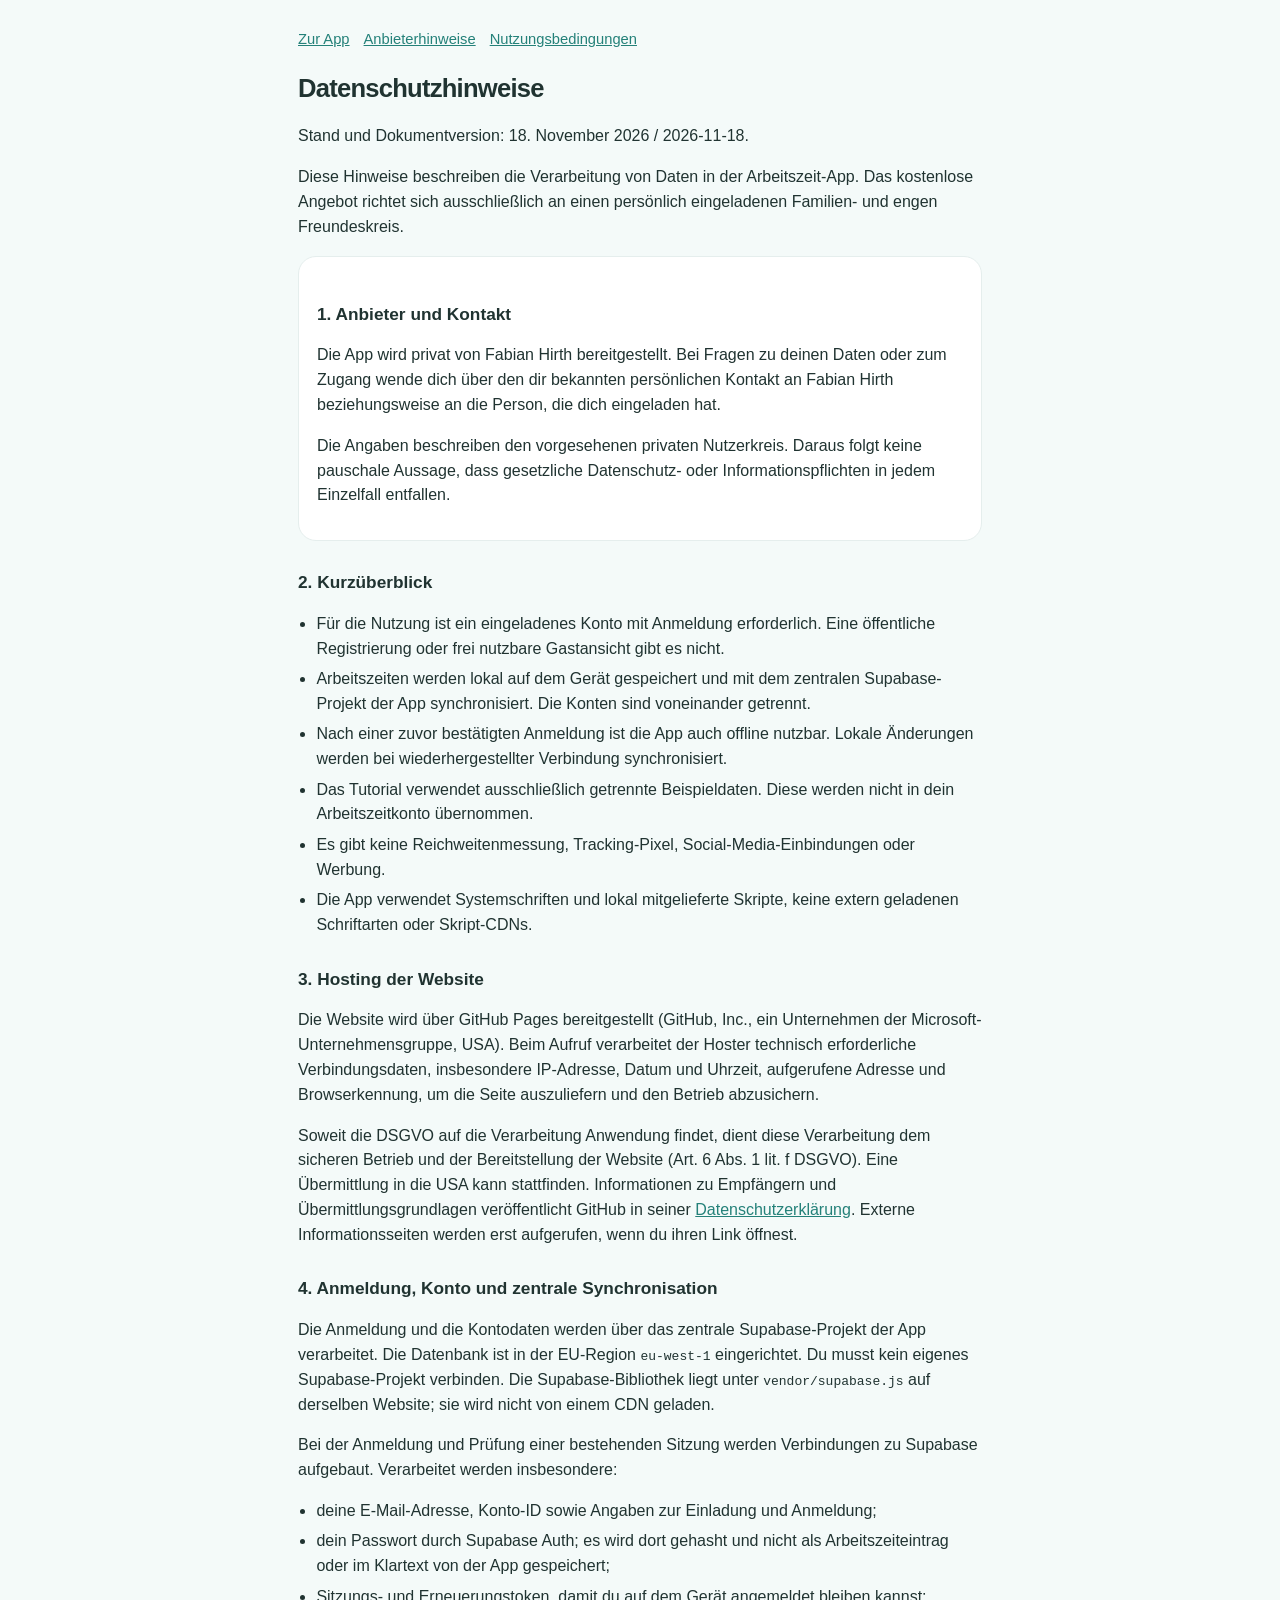
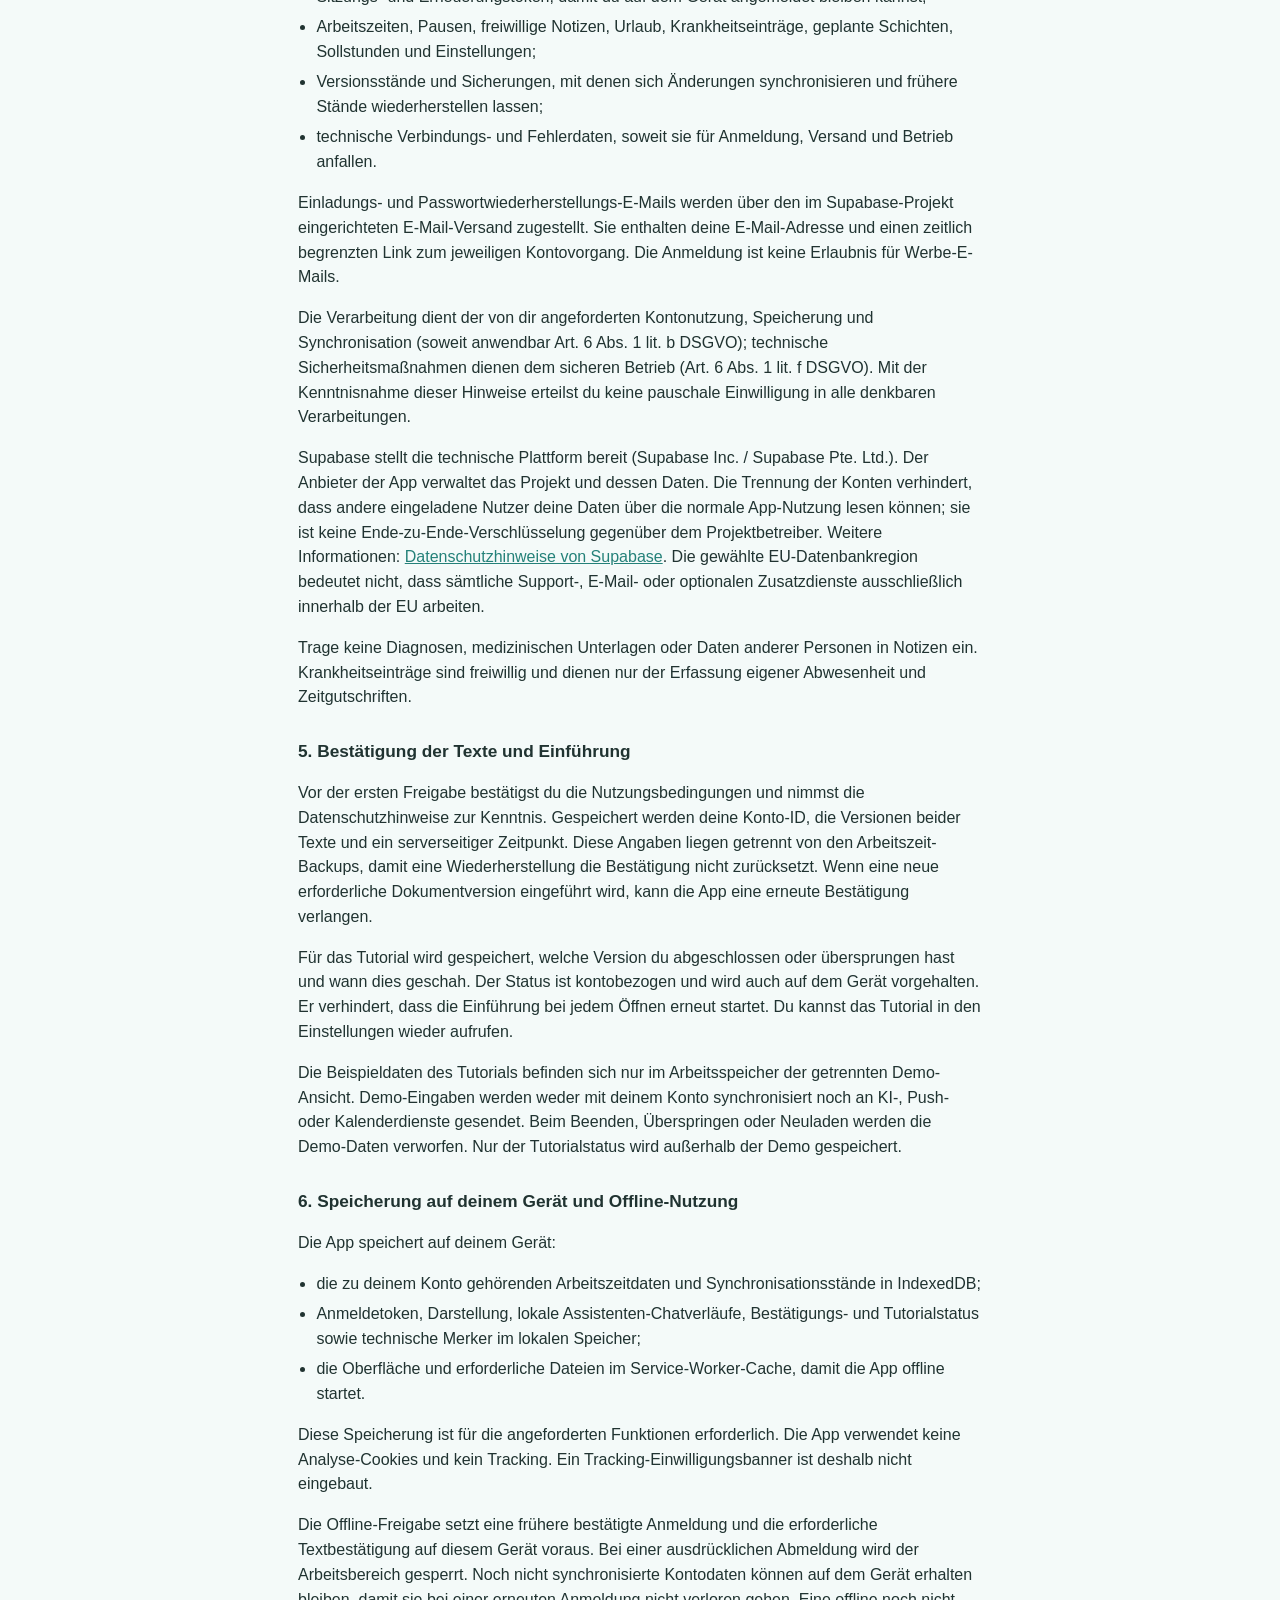
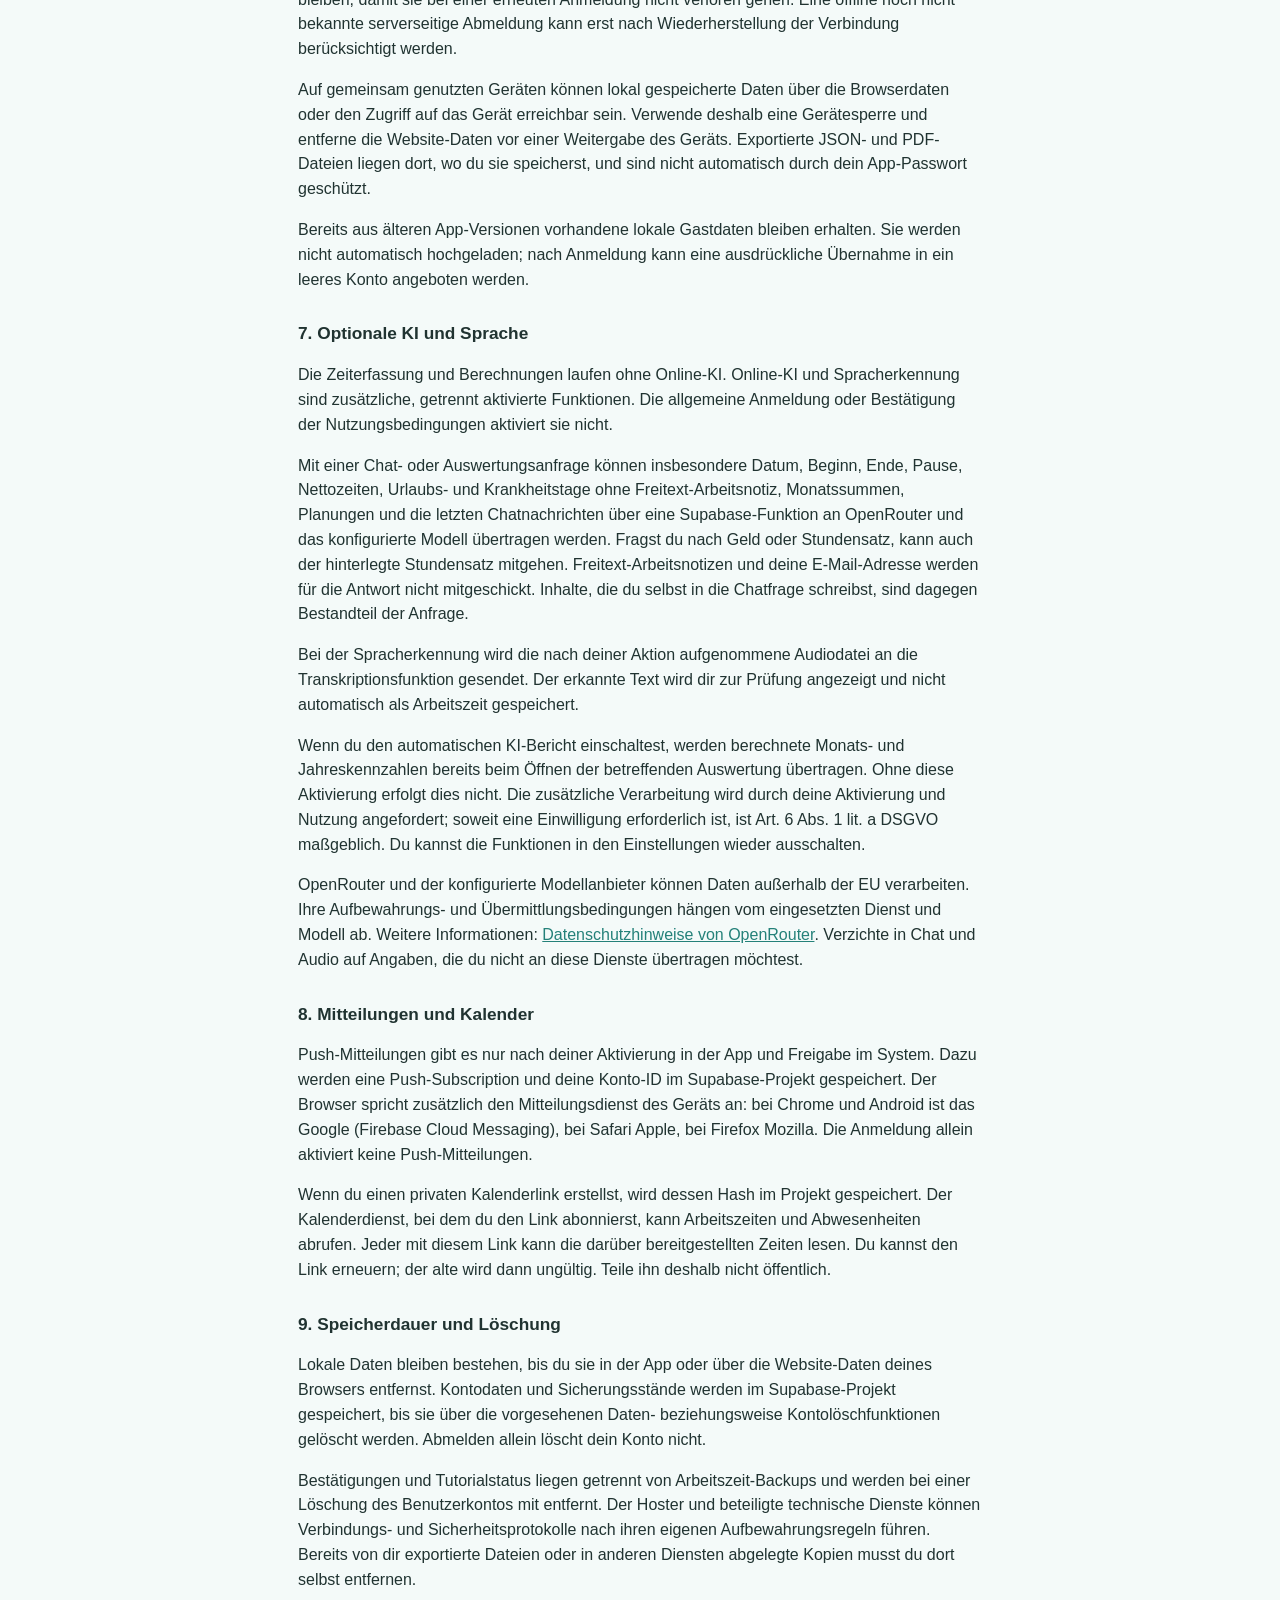
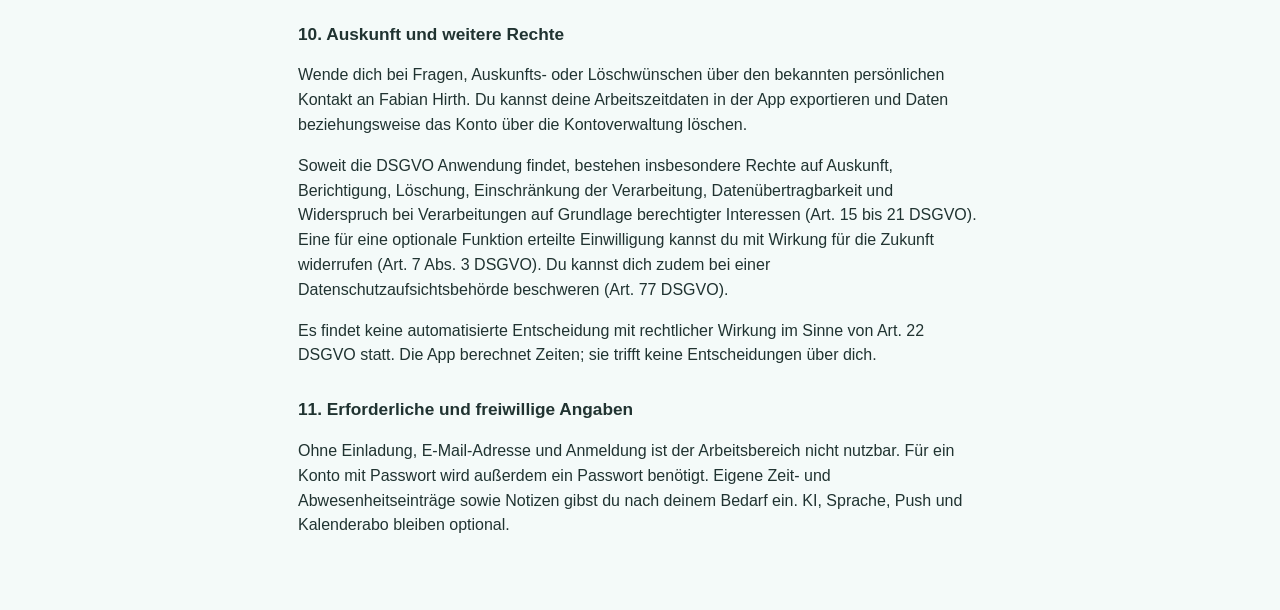
<file: datenschutz.html>
<!DOCTYPE html>
<html lang="de">
<head>
<meta charset="utf-8"/>
<meta name="viewport" content="width=device-width, initial-scale=1, viewport-fit=cover"/>
<meta name="theme-color" content="#eef8f6"/>
<meta name="legal-version" content="2026-11-18"/>
<title>Datenschutz – Arbeitszeit</title>
<link href="./icon.svg" rel="icon" type="image/svg+xml"/>
<style>
  :root { color-scheme: light; font-family: -apple-system, BlinkMacSystemFont, "SF Pro Text", "Segoe UI", sans-serif; --bg:#f4faf9; --surface:#fff; --text:#203331; --muted:#5d7573; --line:#e5eeed; --accent:#248179; }
  * { box-sizing: border-box; }
  body { margin: 0; background: var(--bg); color: var(--text); line-height: 1.55; }
  main { width: min(100%, 720px); margin: 0 auto; padding: 28px 18px 56px; }
  a { color: var(--accent); overflow-wrap: anywhere; }
  h1 { font-size: 1.6rem; letter-spacing: -.03em; margin: 0 0 8px; }
  h2 { font-size: 1.08rem; margin: 28px 0 8px; }
  .nav { display: flex; gap: 14px; flex-wrap: wrap; margin-bottom: 18px; font-size: .92rem; }
  .card { background: var(--surface); border: 1px solid var(--line); border-radius: 18px; padding: 16px 18px; }
  ul { padding-left: 1.15rem; }
  li { margin: .35rem 0; }
</style>
</head>
<body>
<main>
<nav class="nav" aria-label="Rechtliches">
  <a href="./index.html">Zur App</a>
  <a href="./impressum.html">Anbieterhinweise</a>
  <a href="./nutzungsbedingungen.html">Nutzungsbedingungen</a>
</nav>
<h1>Datenschutzhinweise</h1>
<p>Stand und Dokumentversion: 18. November 2026 / 2026-11-18.</p>
<p>Diese Hinweise beschreiben die Verarbeitung von Daten in der Arbeitszeit-App. Das kostenlose Angebot richtet sich ausschließlich an einen persönlich eingeladenen Familien- und engen Freundeskreis.</p>

<div class="card">
<h2>1. Anbieter und Kontakt</h2>
<p>Die App wird privat von Fabian Hirth bereitgestellt. Bei Fragen zu deinen Daten oder zum Zugang wende dich über den dir bekannten persönlichen Kontakt an Fabian Hirth beziehungsweise an die Person, die dich eingeladen hat.</p>
<p>Die Angaben beschreiben den vorgesehenen privaten Nutzerkreis. Daraus folgt keine pauschale Aussage, dass gesetzliche Datenschutz- oder Informationspflichten in jedem Einzelfall entfallen.</p>
</div>

<h2>2. Kurzüberblick</h2>
<ul>
  <li>Für die Nutzung ist ein eingeladenes Konto mit Anmeldung erforderlich. Eine öffentliche Registrierung oder frei nutzbare Gastansicht gibt es nicht.</li>
  <li>Arbeitszeiten werden lokal auf dem Gerät gespeichert und mit dem zentralen Supabase-Projekt der App synchronisiert. Die Konten sind voneinander getrennt.</li>
  <li>Nach einer zuvor bestätigten Anmeldung ist die App auch offline nutzbar. Lokale Änderungen werden bei wiederhergestellter Verbindung synchronisiert.</li>
  <li>Das Tutorial verwendet ausschließlich getrennte Beispieldaten. Diese werden nicht in dein Arbeitszeitkonto übernommen.</li>
  <li>Es gibt keine Reichweitenmessung, Tracking-Pixel, Social-Media-Einbindungen oder Werbung.</li>
  <li>Die App verwendet Systemschriften und lokal mitgelieferte Skripte, keine extern geladenen Schriftarten oder Skript-CDNs.</li>
</ul>

<h2>3. Hosting der Website</h2>
<p>Die Website wird über GitHub Pages bereitgestellt (GitHub, Inc., ein Unternehmen der Microsoft-Unternehmensgruppe, USA). Beim Aufruf verarbeitet der Hoster technisch erforderliche Verbindungsdaten, insbesondere IP-Adresse, Datum und Uhrzeit, aufgerufene Adresse und Browserkennung, um die Seite auszuliefern und den Betrieb abzusichern.</p>
<p>Soweit die DSGVO auf die Verarbeitung Anwendung findet, dient diese Verarbeitung dem sicheren Betrieb und der Bereitstellung der Website (Art. 6 Abs. 1 lit. f DSGVO). Eine Übermittlung in die USA kann stattfinden. Informationen zu Empfängern und Übermittlungsgrundlagen veröffentlicht GitHub in seiner <a href="https://docs.github.com/en/site-policy/privacy-policies/github-general-privacy-statement">Datenschutzerklärung</a>. Externe Informationsseiten werden erst aufgerufen, wenn du ihren Link öffnest.</p>

<h2>4. Anmeldung, Konto und zentrale Synchronisation</h2>
<p>Die Anmeldung und die Kontodaten werden über das zentrale Supabase-Projekt der App verarbeitet. Die Datenbank ist in der EU-Region <code>eu-west-1</code> eingerichtet. Du musst kein eigenes Supabase-Projekt verbinden. Die Supabase-Bibliothek liegt unter <code>vendor/supabase.js</code> auf derselben Website; sie wird nicht von einem CDN geladen.</p>
<p>Bei der Anmeldung und Prüfung einer bestehenden Sitzung werden Verbindungen zu Supabase aufgebaut. Verarbeitet werden insbesondere:</p>
<ul>
  <li>deine E-Mail-Adresse, Konto-ID sowie Angaben zur Einladung und Anmeldung;</li>
  <li>dein Passwort durch Supabase Auth; es wird dort gehasht und nicht als Arbeitszeiteintrag oder im Klartext von der App gespeichert;</li>
  <li>Sitzungs- und Erneuerungstoken, damit du auf dem Gerät angemeldet bleiben kannst;</li>
  <li>Arbeitszeiten, Pausen, freiwillige Notizen, Urlaub, Krankheitseinträge, geplante Schichten, Sollstunden und Einstellungen;</li>
  <li>Versionsstände und Sicherungen, mit denen sich Änderungen synchronisieren und frühere Stände wiederherstellen lassen;</li>
  <li>technische Verbindungs- und Fehlerdaten, soweit sie für Anmeldung, Versand und Betrieb anfallen.</li>
</ul>
<p>Einladungs- und Passwortwiederherstellungs-E-Mails werden über den im Supabase-Projekt eingerichteten E-Mail-Versand zugestellt. Sie enthalten deine E-Mail-Adresse und einen zeitlich begrenzten Link zum jeweiligen Kontovorgang. Die Anmeldung ist keine Erlaubnis für Werbe-E-Mails.</p>
<p>Die Verarbeitung dient der von dir angeforderten Kontonutzung, Speicherung und Synchronisation (soweit anwendbar Art. 6 Abs. 1 lit. b DSGVO); technische Sicherheitsmaßnahmen dienen dem sicheren Betrieb (Art. 6 Abs. 1 lit. f DSGVO). Mit der Kenntnisnahme dieser Hinweise erteilst du keine pauschale Einwilligung in alle denkbaren Verarbeitungen.</p>
<p>Supabase stellt die technische Plattform bereit (Supabase Inc. / Supabase Pte. Ltd.). Der Anbieter der App verwaltet das Projekt und dessen Daten. Die Trennung der Konten verhindert, dass andere eingeladene Nutzer deine Daten über die normale App-Nutzung lesen können; sie ist keine Ende-zu-Ende-Verschlüsselung gegenüber dem Projektbetreiber. Weitere Informationen: <a href="https://supabase.com/privacy">Datenschutzhinweise von Supabase</a>. Die gewählte EU-Datenbankregion bedeutet nicht, dass sämtliche Support-, E-Mail- oder optionalen Zusatzdienste ausschließlich innerhalb der EU arbeiten.</p>
<p>Trage keine Diagnosen, medizinischen Unterlagen oder Daten anderer Personen in Notizen ein. Krankheitseinträge sind freiwillig und dienen nur der Erfassung eigener Abwesenheit und Zeitgutschriften.</p>

<h2>5. Bestätigung der Texte und Einführung</h2>
<p>Vor der ersten Freigabe bestätigst du die Nutzungsbedingungen und nimmst die Datenschutzhinweise zur Kenntnis. Gespeichert werden deine Konto-ID, die Versionen beider Texte und ein serverseitiger Zeitpunkt. Diese Angaben liegen getrennt von den Arbeitszeit-Backups, damit eine Wiederherstellung die Bestätigung nicht zurücksetzt. Wenn eine neue erforderliche Dokumentversion eingeführt wird, kann die App eine erneute Bestätigung verlangen.</p>
<p>Für das Tutorial wird gespeichert, welche Version du abgeschlossen oder übersprungen hast und wann dies geschah. Der Status ist kontobezogen und wird auch auf dem Gerät vorgehalten. Er verhindert, dass die Einführung bei jedem Öffnen erneut startet. Du kannst das Tutorial in den Einstellungen wieder aufrufen.</p>
<p>Die Beispieldaten des Tutorials befinden sich nur im Arbeitsspeicher der getrennten Demo-Ansicht. Demo-Eingaben werden weder mit deinem Konto synchronisiert noch an KI-, Push- oder Kalenderdienste gesendet. Beim Beenden, Überspringen oder Neuladen werden die Demo-Daten verworfen. Nur der Tutorialstatus wird außerhalb der Demo gespeichert.</p>

<h2>6. Speicherung auf deinem Gerät und Offline-Nutzung</h2>
<p>Die App speichert auf deinem Gerät:</p>
<ul>
  <li>die zu deinem Konto gehörenden Arbeitszeitdaten und Synchronisationsstände in IndexedDB;</li>
  <li>Anmeldetoken, Darstellung, lokale Assistenten-Chatverläufe, Bestätigungs- und Tutorialstatus sowie technische Merker im lokalen Speicher;</li>
  <li>die Oberfläche und erforderliche Dateien im Service-Worker-Cache, damit die App offline startet.</li>
</ul>
<p>Diese Speicherung ist für die angeforderten Funktionen erforderlich. Die App verwendet keine Analyse-Cookies und kein Tracking. Ein Tracking-Einwilligungsbanner ist deshalb nicht eingebaut.</p>
<p>Die Offline-Freigabe setzt eine frühere bestätigte Anmeldung und die erforderliche Textbestätigung auf diesem Gerät voraus. Bei einer ausdrücklichen Abmeldung wird der Arbeitsbereich gesperrt. Noch nicht synchronisierte Kontodaten können auf dem Gerät erhalten bleiben, damit sie bei einer erneuten Anmeldung nicht verloren gehen. Eine offline noch nicht bekannte serverseitige Abmeldung kann erst nach Wiederherstellung der Verbindung berücksichtigt werden.</p>
<p>Auf gemeinsam genutzten Geräten können lokal gespeicherte Daten über die Browserdaten oder den Zugriff auf das Gerät erreichbar sein. Verwende deshalb eine Gerätesperre und entferne die Website-Daten vor einer Weitergabe des Geräts. Exportierte JSON- und PDF-Dateien liegen dort, wo du sie speicherst, und sind nicht automatisch durch dein App-Passwort geschützt.</p>
<p>Bereits aus älteren App-Versionen vorhandene lokale Gastdaten bleiben erhalten. Sie werden nicht automatisch hochgeladen; nach Anmeldung kann eine ausdrückliche Übernahme in ein leeres Konto angeboten werden.</p>

<h2>7. Optionale KI und Sprache</h2>
<p>Die Zeiterfassung und Berechnungen laufen ohne Online-KI. Online-KI und Spracherkennung sind zusätzliche, getrennt aktivierte Funktionen. Die allgemeine Anmeldung oder Bestätigung der Nutzungsbedingungen aktiviert sie nicht.</p>
<p>Mit einer Chat- oder Auswertungsanfrage können insbesondere Datum, Beginn, Ende, Pause, Nettozeiten, Urlaubs- und Krankheitstage ohne Freitext-Arbeitsnotiz, Monatssummen, Planungen und die letzten Chatnachrichten über eine Supabase-Funktion an OpenRouter und das konfigurierte Modell übertragen werden. Fragst du nach Geld oder Stundensatz, kann auch der hinterlegte Stundensatz mitgehen. Freitext-Arbeitsnotizen und deine E-Mail-Adresse werden für die Antwort nicht mitgeschickt. Inhalte, die du selbst in die Chatfrage schreibst, sind dagegen Bestandteil der Anfrage.</p>
<p>Bei der Spracherkennung wird die nach deiner Aktion aufgenommene Audiodatei an die Transkriptionsfunktion gesendet. Der erkannte Text wird dir zur Prüfung angezeigt und nicht automatisch als Arbeitszeit gespeichert.</p>
<p>Wenn du den automatischen KI-Bericht einschaltest, werden berechnete Monats- und Jahreskennzahlen bereits beim Öffnen der betreffenden Auswertung übertragen. Ohne diese Aktivierung erfolgt dies nicht. Die zusätzliche Verarbeitung wird durch deine Aktivierung und Nutzung angefordert; soweit eine Einwilligung erforderlich ist, ist Art. 6 Abs. 1 lit. a DSGVO maßgeblich. Du kannst die Funktionen in den Einstellungen wieder ausschalten.</p>
<p>OpenRouter und der konfigurierte Modellanbieter können Daten außerhalb der EU verarbeiten. Ihre Aufbewahrungs- und Übermittlungsbedingungen hängen vom eingesetzten Dienst und Modell ab. Weitere Informationen: <a href="https://openrouter.ai/privacy">Datenschutzhinweise von OpenRouter</a>. Verzichte in Chat und Audio auf Angaben, die du nicht an diese Dienste übertragen möchtest.</p>

<h2>8. Mitteilungen und Kalender</h2>
<p>Push-Mitteilungen gibt es nur nach deiner Aktivierung in der App und Freigabe im System. Dazu werden eine Push-Subscription und deine Konto-ID im Supabase-Projekt gespeichert. Der Browser spricht zusätzlich den Mitteilungsdienst des Geräts an: bei Chrome und Android ist das Google (Firebase Cloud Messaging), bei Safari Apple, bei Firefox Mozilla. Die Anmeldung allein aktiviert keine Push-Mitteilungen.</p>
<p>Wenn du einen privaten Kalenderlink erstellst, wird dessen Hash im Projekt gespeichert. Der Kalenderdienst, bei dem du den Link abonnierst, kann Arbeitszeiten und Abwesenheiten abrufen. Jeder mit diesem Link kann die darüber bereitgestellten Zeiten lesen. Du kannst den Link erneuern; der alte wird dann ungültig. Teile ihn deshalb nicht öffentlich.</p>

<h2>9. Speicherdauer und Löschung</h2>
<p>Lokale Daten bleiben bestehen, bis du sie in der App oder über die Website-Daten deines Browsers entfernst. Kontodaten und Sicherungsstände werden im Supabase-Projekt gespeichert, bis sie über die vorgesehenen Daten- beziehungsweise Kontolöschfunktionen gelöscht werden. Abmelden allein löscht dein Konto nicht.</p>
<p>Bestätigungen und Tutorialstatus liegen getrennt von Arbeitszeit-Backups und werden bei einer Löschung des Benutzerkontos mit entfernt. Der Hoster und beteiligte technische Dienste können Verbindungs- und Sicherheitsprotokolle nach ihren eigenen Aufbewahrungsregeln führen. Bereits von dir exportierte Dateien oder in anderen Diensten abgelegte Kopien musst du dort selbst entfernen.</p>

<h2>10. Auskunft und weitere Rechte</h2>
<p>Wende dich bei Fragen, Auskunfts- oder Löschwünschen über den bekannten persönlichen Kontakt an Fabian Hirth. Du kannst deine Arbeitszeitdaten in der App exportieren und Daten beziehungsweise das Konto über die Kontoverwaltung löschen.</p>
<p>Soweit die DSGVO Anwendung findet, bestehen insbesondere Rechte auf Auskunft, Berichtigung, Löschung, Einschränkung der Verarbeitung, Datenübertragbarkeit und Widerspruch bei Verarbeitungen auf Grundlage berechtigter Interessen (Art. 15 bis 21 DSGVO). Eine für eine optionale Funktion erteilte Einwilligung kannst du mit Wirkung für die Zukunft widerrufen (Art. 7 Abs. 3 DSGVO). Du kannst dich zudem bei einer Datenschutzaufsichtsbehörde beschweren (Art. 77 DSGVO).</p>
<p>Es findet keine automatisierte Entscheidung mit rechtlicher Wirkung im Sinne von Art. 22 DSGVO statt. Die App berechnet Zeiten; sie trifft keine Entscheidungen über dich.</p>

<h2>11. Erforderliche und freiwillige Angaben</h2>
<p>Ohne Einladung, E-Mail-Adresse und Anmeldung ist der Arbeitsbereich nicht nutzbar. Für ein Konto mit Passwort wird außerdem ein Passwort benötigt. Eigene Zeit- und Abwesenheitseinträge sowie Notizen gibst du nach deinem Bedarf ein. KI, Sprache, Push und Kalenderabo bleiben optional.</p>
</main>
</body>
</html>
</file>
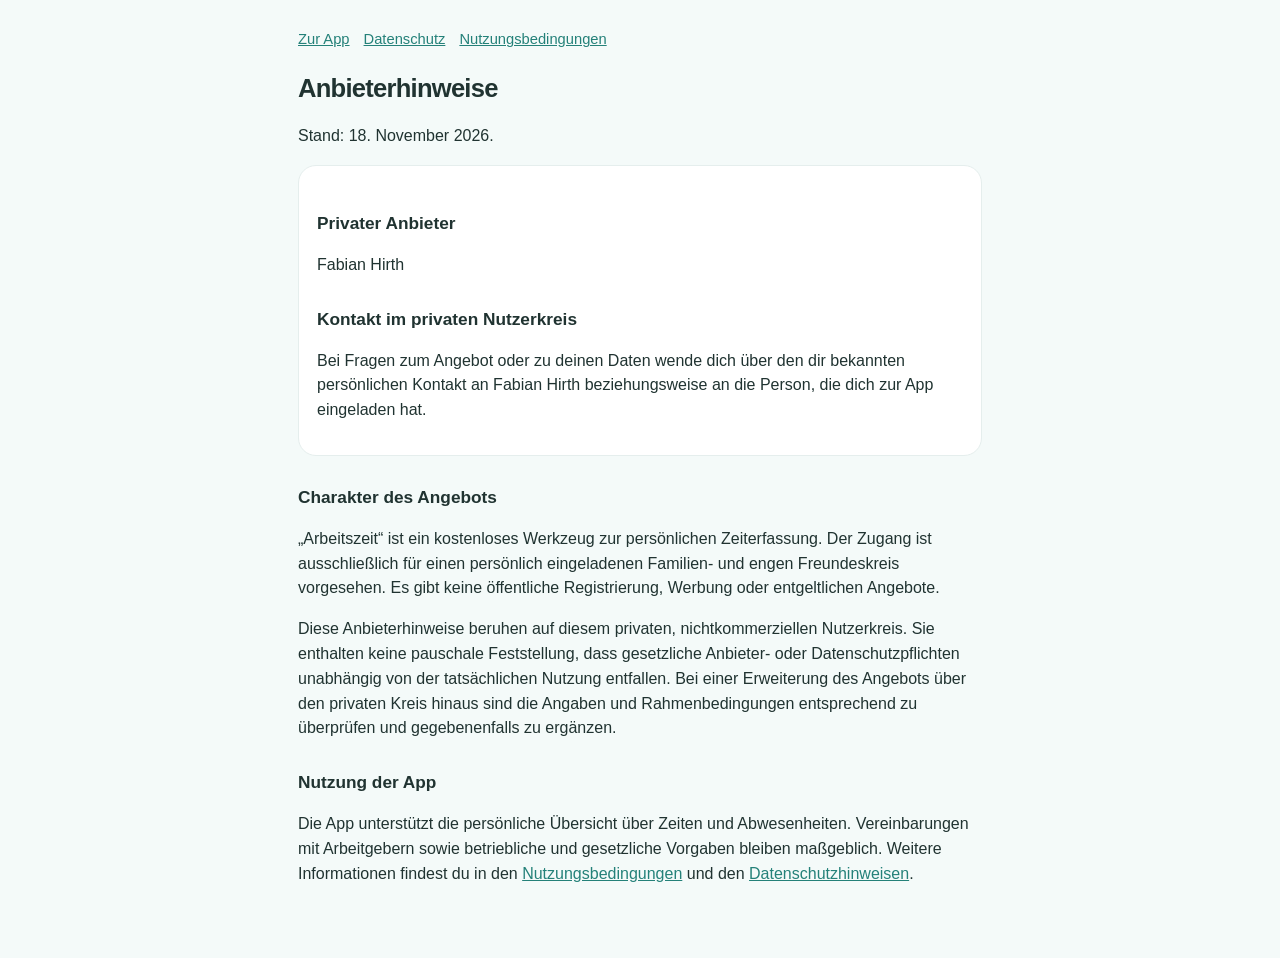
<file: impressum.html>
<!DOCTYPE html>
<html lang="de">
<head>
<meta charset="utf-8"/>
<meta name="viewport" content="width=device-width, initial-scale=1, viewport-fit=cover"/>
<meta name="theme-color" content="#eef8f6"/>
<meta name="legal-version" content="2026-11-18"/>
<title>Anbieterhinweise – Arbeitszeit</title>
<link href="./icon.svg" rel="icon" type="image/svg+xml"/>
<style>
  :root { color-scheme: light; font-family: -apple-system, BlinkMacSystemFont, "SF Pro Text", "Segoe UI", sans-serif; --bg:#f4faf9; --surface:#fff; --text:#203331; --muted:#5d7573; --line:#e5eeed; --accent:#248179; }
  * { box-sizing: border-box; }
  body { margin: 0; background: var(--bg); color: var(--text); line-height: 1.55; }
  main { width: min(100%, 720px); margin: 0 auto; padding: 28px 18px 56px; }
  a { color: var(--accent); overflow-wrap: anywhere; }
  h1 { font-size: 1.6rem; letter-spacing: -.03em; margin: 0 0 8px; }
  h2 { font-size: 1.08rem; margin: 28px 0 8px; }
  .card { background: var(--surface); border: 1px solid var(--line); border-radius: 18px; padding: 16px 18px; }
  .nav { display: flex; gap: 14px; flex-wrap: wrap; margin-bottom: 18px; font-size: .92rem; }
</style>
</head>
<body>
<main>
<nav class="nav" aria-label="Rechtliches">
  <a href="./index.html">Zur App</a>
  <a href="./datenschutz.html">Datenschutz</a>
  <a href="./nutzungsbedingungen.html">Nutzungsbedingungen</a>
</nav>
<h1>Anbieterhinweise</h1>
<p>Stand: 18. November 2026.</p>
<div class="card">
<h2>Privater Anbieter</h2>
<p>Fabian Hirth</p>
<h2>Kontakt im privaten Nutzerkreis</h2>
<p>Bei Fragen zum Angebot oder zu deinen Daten wende dich über den dir bekannten persönlichen Kontakt an Fabian Hirth beziehungsweise an die Person, die dich zur App eingeladen hat.</p>
</div>
<h2>Charakter des Angebots</h2>
<p>„Arbeitszeit“ ist ein kostenloses Werkzeug zur persönlichen Zeiterfassung. Der Zugang ist ausschließlich für einen persönlich eingeladenen Familien- und engen Freundeskreis vorgesehen. Es gibt keine öffentliche Registrierung, Werbung oder entgeltlichen Angebote.</p>
<p>Diese Anbieterhinweise beruhen auf diesem privaten, nichtkommerziellen Nutzerkreis. Sie enthalten keine pauschale Feststellung, dass gesetzliche Anbieter- oder Datenschutzpflichten unabhängig von der tatsächlichen Nutzung entfallen. Bei einer Erweiterung des Angebots über den privaten Kreis hinaus sind die Angaben und Rahmenbedingungen entsprechend zu überprüfen und gegebenenfalls zu ergänzen.</p>
<h2>Nutzung der App</h2>
<p>Die App unterstützt die persönliche Übersicht über Zeiten und Abwesenheiten. Vereinbarungen mit Arbeitgebern sowie betriebliche und gesetzliche Vorgaben bleiben maßgeblich. Weitere Informationen findest du in den <a href="./nutzungsbedingungen.html">Nutzungsbedingungen</a> und den <a href="./datenschutz.html">Datenschutzhinweisen</a>.</p>
</main>
</body>
</html>
</file>
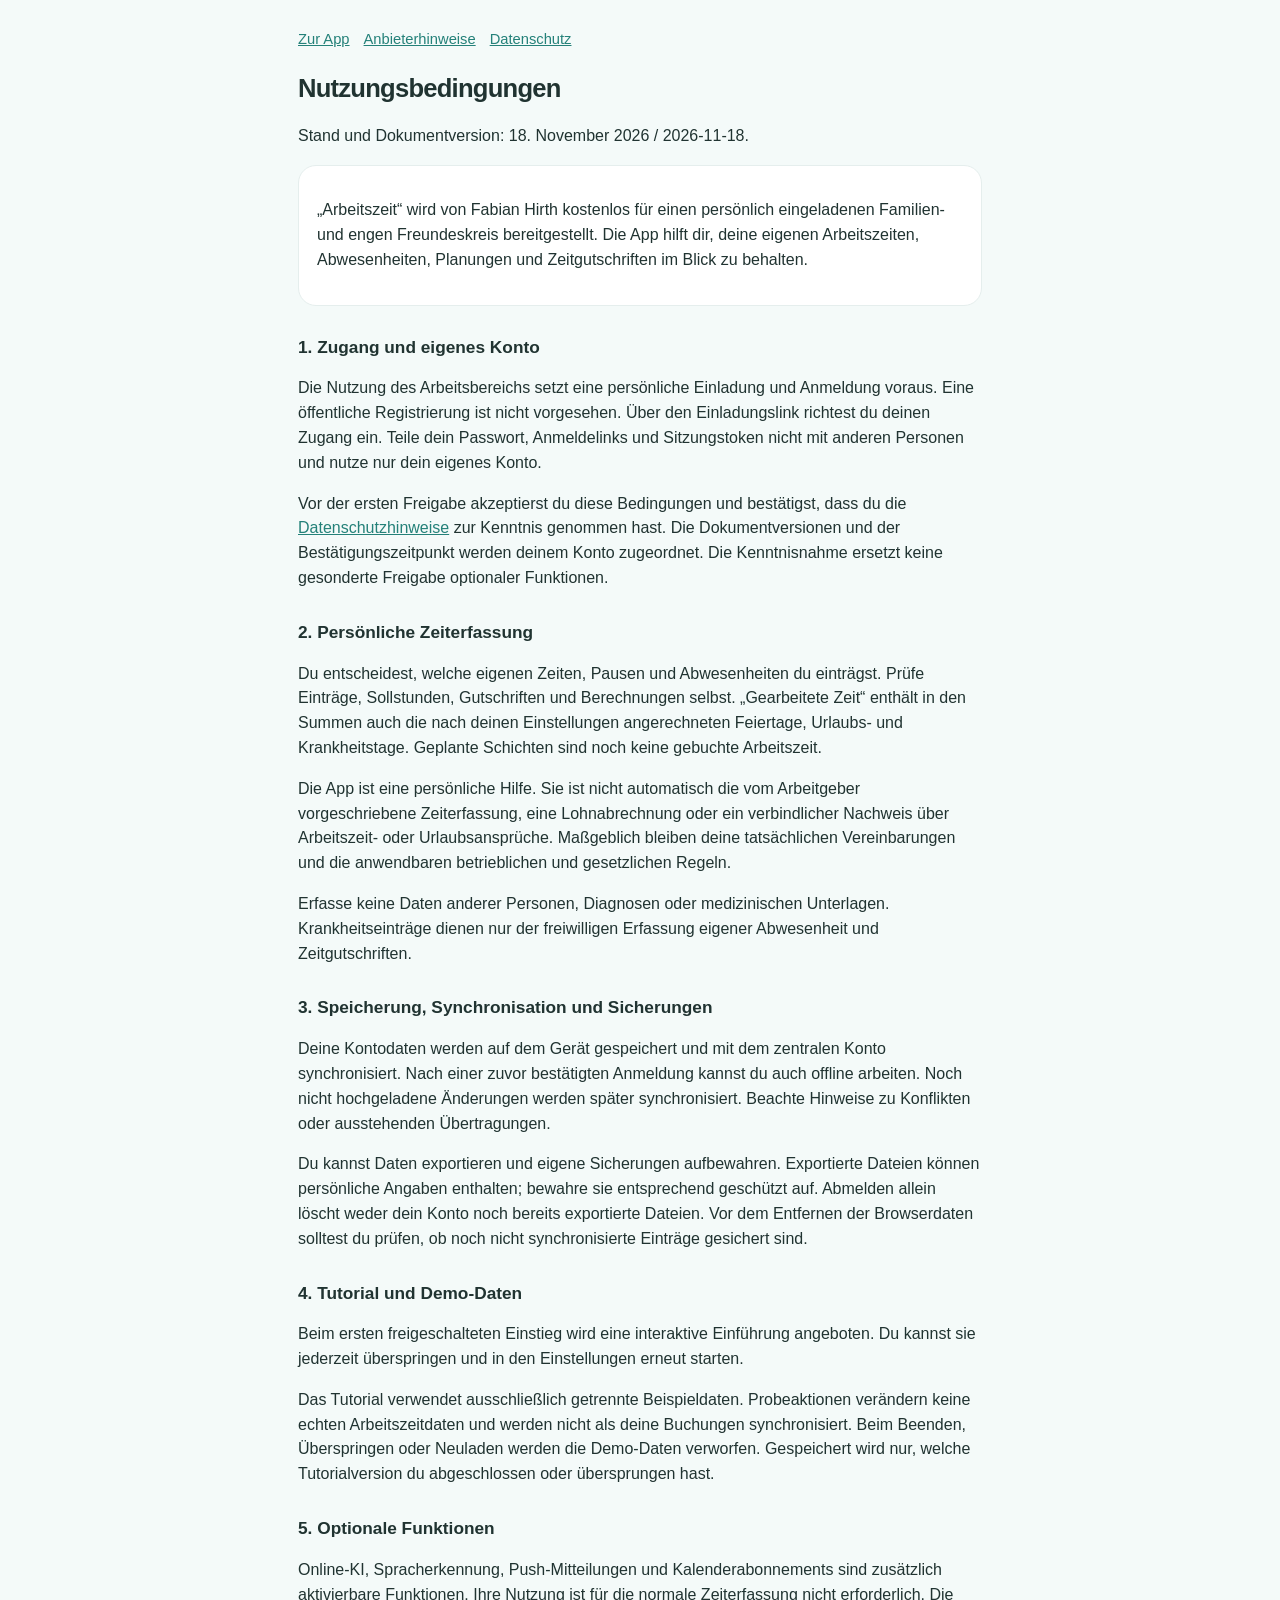
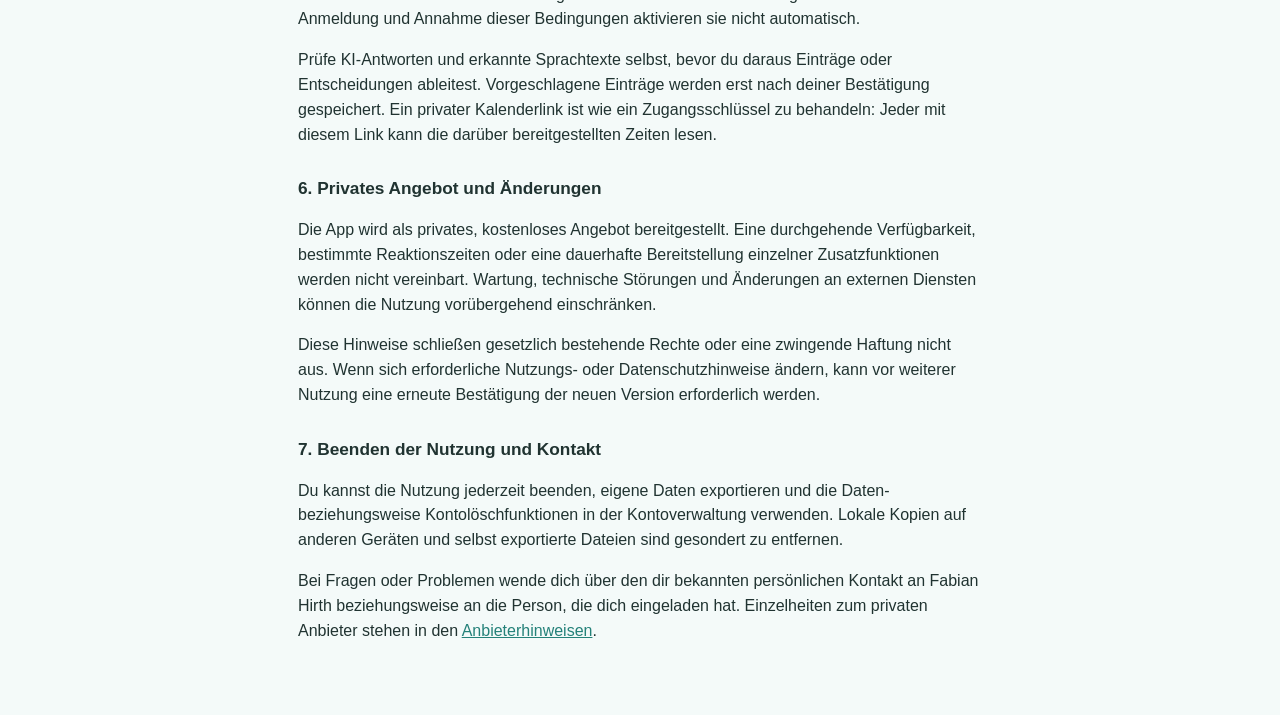
<file: nutzungsbedingungen.html>
<!DOCTYPE html>
<html lang="de">
<head>
<meta charset="utf-8"/>
<meta name="viewport" content="width=device-width, initial-scale=1, viewport-fit=cover"/>
<meta name="theme-color" content="#eef8f6"/>
<meta name="legal-version" content="2026-11-18"/>
<title>Nutzungsbedingungen – Arbeitszeit</title>
<link href="./icon.svg" rel="icon" type="image/svg+xml"/>
<style>
  :root { color-scheme: light; font-family: -apple-system, BlinkMacSystemFont, "SF Pro Text", "Segoe UI", sans-serif; --bg:#f4faf9; --surface:#fff; --text:#203331; --muted:#5d7573; --line:#e5eeed; --accent:#248179; }
  * { box-sizing: border-box; }
  body { margin: 0; background: var(--bg); color: var(--text); line-height: 1.55; }
  main { width: min(100%, 720px); margin: 0 auto; padding: 28px 18px 56px; }
  a { color: var(--accent); overflow-wrap: anywhere; }
  h1 { font-size: 1.6rem; letter-spacing: -.03em; margin: 0 0 8px; }
  h2 { font-size: 1.08rem; margin: 28px 0 8px; }
  .nav { display: flex; gap: 14px; flex-wrap: wrap; margin-bottom: 18px; font-size: .92rem; }
  .card { background: var(--surface); border: 1px solid var(--line); border-radius: 18px; padding: 16px 18px; }
  ul { padding-left: 1.15rem; }
  li { margin: .35rem 0; }
</style>
</head>
<body>
<main>
<nav class="nav" aria-label="Rechtliches">
  <a href="./index.html">Zur App</a>
  <a href="./impressum.html">Anbieterhinweise</a>
  <a href="./datenschutz.html">Datenschutz</a>
</nav>
<h1>Nutzungsbedingungen</h1>
<p>Stand und Dokumentversion: 18. November 2026 / 2026-11-18.</p>
<div class="card">
<p>„Arbeitszeit“ wird von Fabian Hirth kostenlos für einen persönlich eingeladenen Familien- und engen Freundeskreis bereitgestellt. Die App hilft dir, deine eigenen Arbeitszeiten, Abwesenheiten, Planungen und Zeitgutschriften im Blick zu behalten.</p>
</div>

<h2>1. Zugang und eigenes Konto</h2>
<p>Die Nutzung des Arbeitsbereichs setzt eine persönliche Einladung und Anmeldung voraus. Eine öffentliche Registrierung ist nicht vorgesehen. Über den Einladungslink richtest du deinen Zugang ein. Teile dein Passwort, Anmeldelinks und Sitzungstoken nicht mit anderen Personen und nutze nur dein eigenes Konto.</p>
<p>Vor der ersten Freigabe akzeptierst du diese Bedingungen und bestätigst, dass du die <a href="./datenschutz.html">Datenschutzhinweise</a> zur Kenntnis genommen hast. Die Dokumentversionen und der Bestätigungszeitpunkt werden deinem Konto zugeordnet. Die Kenntnisnahme ersetzt keine gesonderte Freigabe optionaler Funktionen.</p>

<h2>2. Persönliche Zeiterfassung</h2>
<p>Du entscheidest, welche eigenen Zeiten, Pausen und Abwesenheiten du einträgst. Prüfe Einträge, Sollstunden, Gutschriften und Berechnungen selbst. „Gearbeitete Zeit“ enthält in den Summen auch die nach deinen Einstellungen angerechneten Feiertage, Urlaubs- und Krankheitstage. Geplante Schichten sind noch keine gebuchte Arbeitszeit.</p>
<p>Die App ist eine persönliche Hilfe. Sie ist nicht automatisch die vom Arbeitgeber vorgeschriebene Zeiterfassung, eine Lohnabrechnung oder ein verbindlicher Nachweis über Arbeitszeit- oder Urlaubsansprüche. Maßgeblich bleiben deine tatsächlichen Vereinbarungen und die anwendbaren betrieblichen und gesetzlichen Regeln.</p>
<p>Erfasse keine Daten anderer Personen, Diagnosen oder medizinischen Unterlagen. Krankheitseinträge dienen nur der freiwilligen Erfassung eigener Abwesenheit und Zeitgutschriften.</p>

<h2>3. Speicherung, Synchronisation und Sicherungen</h2>
<p>Deine Kontodaten werden auf dem Gerät gespeichert und mit dem zentralen Konto synchronisiert. Nach einer zuvor bestätigten Anmeldung kannst du auch offline arbeiten. Noch nicht hochgeladene Änderungen werden später synchronisiert. Beachte Hinweise zu Konflikten oder ausstehenden Übertragungen.</p>
<p>Du kannst Daten exportieren und eigene Sicherungen aufbewahren. Exportierte Dateien können persönliche Angaben enthalten; bewahre sie entsprechend geschützt auf. Abmelden allein löscht weder dein Konto noch bereits exportierte Dateien. Vor dem Entfernen der Browserdaten solltest du prüfen, ob noch nicht synchronisierte Einträge gesichert sind.</p>

<h2>4. Tutorial und Demo-Daten</h2>
<p>Beim ersten freigeschalteten Einstieg wird eine interaktive Einführung angeboten. Du kannst sie jederzeit überspringen und in den Einstellungen erneut starten.</p>
<p>Das Tutorial verwendet ausschließlich getrennte Beispieldaten. Probeaktionen verändern keine echten Arbeitszeitdaten und werden nicht als deine Buchungen synchronisiert. Beim Beenden, Überspringen oder Neuladen werden die Demo-Daten verworfen. Gespeichert wird nur, welche Tutorialversion du abgeschlossen oder übersprungen hast.</p>

<h2>5. Optionale Funktionen</h2>
<p>Online-KI, Spracherkennung, Push-Mitteilungen und Kalenderabonnements sind zusätzlich aktivierbare Funktionen. Ihre Nutzung ist für die normale Zeiterfassung nicht erforderlich. Die Anmeldung und Annahme dieser Bedingungen aktivieren sie nicht automatisch.</p>
<p>Prüfe KI-Antworten und erkannte Sprachtexte selbst, bevor du daraus Einträge oder Entscheidungen ableitest. Vorgeschlagene Einträge werden erst nach deiner Bestätigung gespeichert. Ein privater Kalenderlink ist wie ein Zugangsschlüssel zu behandeln: Jeder mit diesem Link kann die darüber bereitgestellten Zeiten lesen.</p>

<h2>6. Privates Angebot und Änderungen</h2>
<p>Die App wird als privates, kostenloses Angebot bereitgestellt. Eine durchgehende Verfügbarkeit, bestimmte Reaktionszeiten oder eine dauerhafte Bereitstellung einzelner Zusatzfunktionen werden nicht vereinbart. Wartung, technische Störungen und Änderungen an externen Diensten können die Nutzung vorübergehend einschränken.</p>
<p>Diese Hinweise schließen gesetzlich bestehende Rechte oder eine zwingende Haftung nicht aus. Wenn sich erforderliche Nutzungs- oder Datenschutzhinweise ändern, kann vor weiterer Nutzung eine erneute Bestätigung der neuen Version erforderlich werden.</p>

<h2>7. Beenden der Nutzung und Kontakt</h2>
<p>Du kannst die Nutzung jederzeit beenden, eigene Daten exportieren und die Daten- beziehungsweise Kontolöschfunktionen in der Kontoverwaltung verwenden. Lokale Kopien auf anderen Geräten und selbst exportierte Dateien sind gesondert zu entfernen.</p>
<p>Bei Fragen oder Problemen wende dich über den dir bekannten persönlichen Kontakt an Fabian Hirth beziehungsweise an die Person, die dich eingeladen hat. Einzelheiten zum privaten Anbieter stehen in den <a href="./impressum.html">Anbieterhinweisen</a>.</p>
</main>
</body>
</html>
</file>
